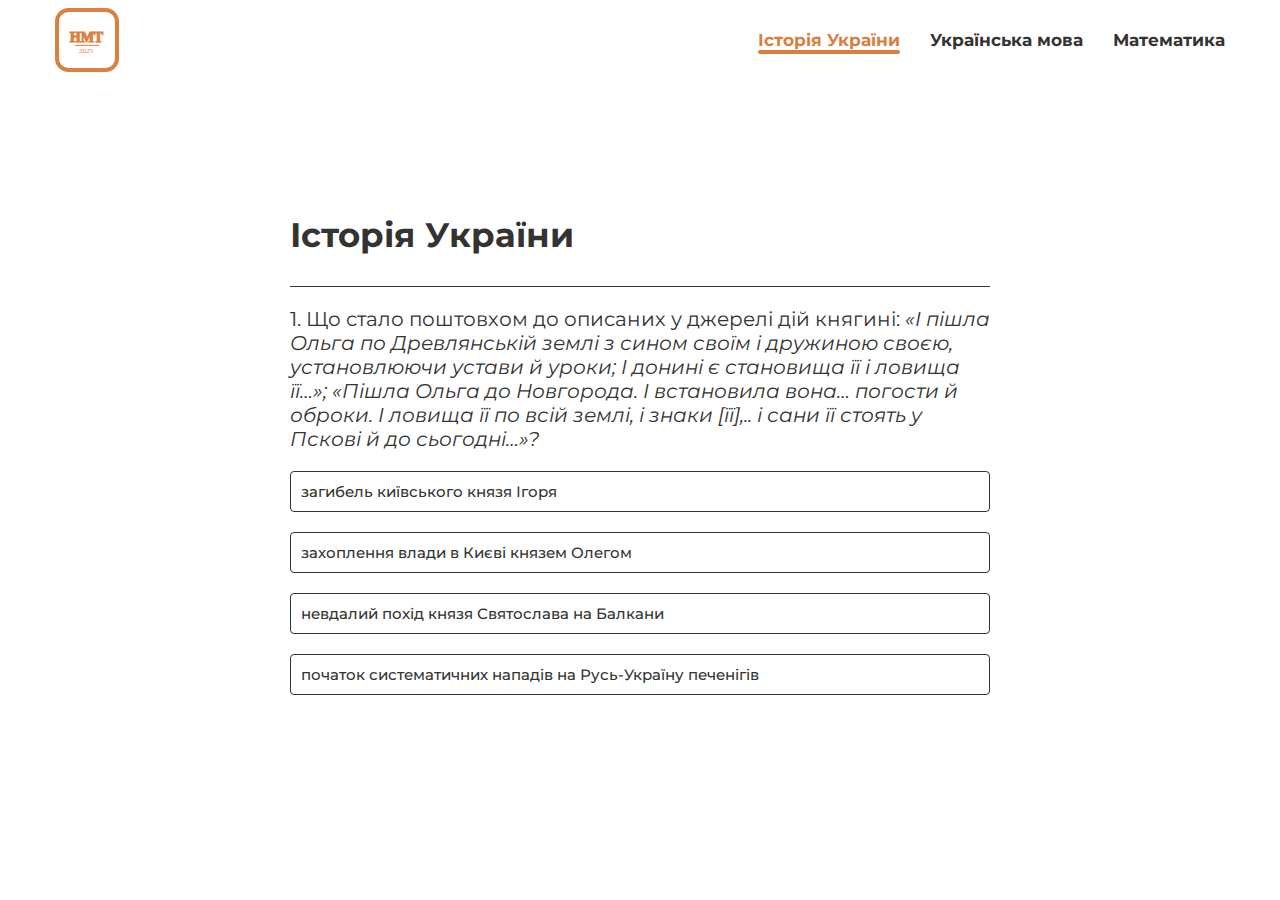
<file: quiz/history.html>
<!DOCTYPE html>
<html lang="en">
  <head>
    <meta charset="UTF-8" />
    <meta name="viewport" content="width=device-width, initial-scale=1.0" />
    <link href="./quiz.css" rel="stylesheet" />
    <link rel="preconnect" href="https://fonts.googleapis.com" />
    <link rel="preconnect" href="https://fonts.gstatic.com" crossorigin />
    <link
      href="https://fonts.googleapis.com/css2?family=Lobster&family=Montserrat:ital,wght@0,100..900;1,100..900&display=swap"
      rel="stylesheet"
    />

    <!--Favicon-->
    <link
      rel="icon"
      type="image/png"
      href="../assets/favicon/favicon-96x96.png"
      sizes="96x96"
    />
    <link rel="shortcut icon" href="../assets/favicon/favicon.ico" />
    <link
      rel="apple-touch-icon"
      sizes="180x180"
      href="../assets/favicon/apple-touch-icon.png"
    />
    <link rel="manifest" href="../assets/favicon/site.webmanifest" />

    <title>Історія України | тест</title>
  </head>
  <body>
    <!--Header-->
    <header class="header">
      <div class="container">
        <div class="header__inner">
          <a class="logo_link" href="../index.html">
            <img class="header_logo" alt="Logo" />
          </a>
          <nav class="nav">
            <ul class="nav_items">
              <li class="nav_item">
                <a class="nav_link active" href="#">Історія України</a>
              </li>
              <li class="nav_item">
                <a class="nav_link" href="language.html">Українська мова</a>
              </li>
              <li class="nav_item">
                <a class="nav_link" href="math.html">Математика</a>
              </li>
            </ul>
          </nav>
          <div id="nav-toggle">
            <span></span>
            <span></span>
            <span></span>
          </div>
        </div>
      </div>
    </header>

    <!--Sidebar-->
    <aside class="sidebar">
      <div class="container">
        <nav class="sidebar_nav">
          <a href="#" class="sidebar_link active">Історія України</a>
          <a href="language.html" class="sidebar_link">Українська мова</a>
          <a href="math.html" class="sidebar_link">Математика</a>
        </nav>
      </div>
    </aside>

    <!--Quiz-->
    <div class="app">
      <h1 class="quiz_title">Історія України</h1>
      <div class="quiz" id="quiz">
        <h2 id="question">Question goes here</h2>
        <div id="answer-buttons">
          <button class="answer_btn">Answer 1</button>
          <button class="answer_btn">Answer 2</button>
          <button class="answer_btn">Answer 3</button>
          <button class="answer_btn">Answer 4</button>
        </div>
        <button id="next-btn">Наступне питання</button>
      </div>
    </div>

    <script src="https://ajax.googleapis.com/ajax/libs/jquery/3.7.1/jquery.min.js"></script>
    <script src="../scripts/default-menu-toggle.js"></script>
    <script src="../scripts/quiz-history.js"></script>
  </body>
</html>
</file>
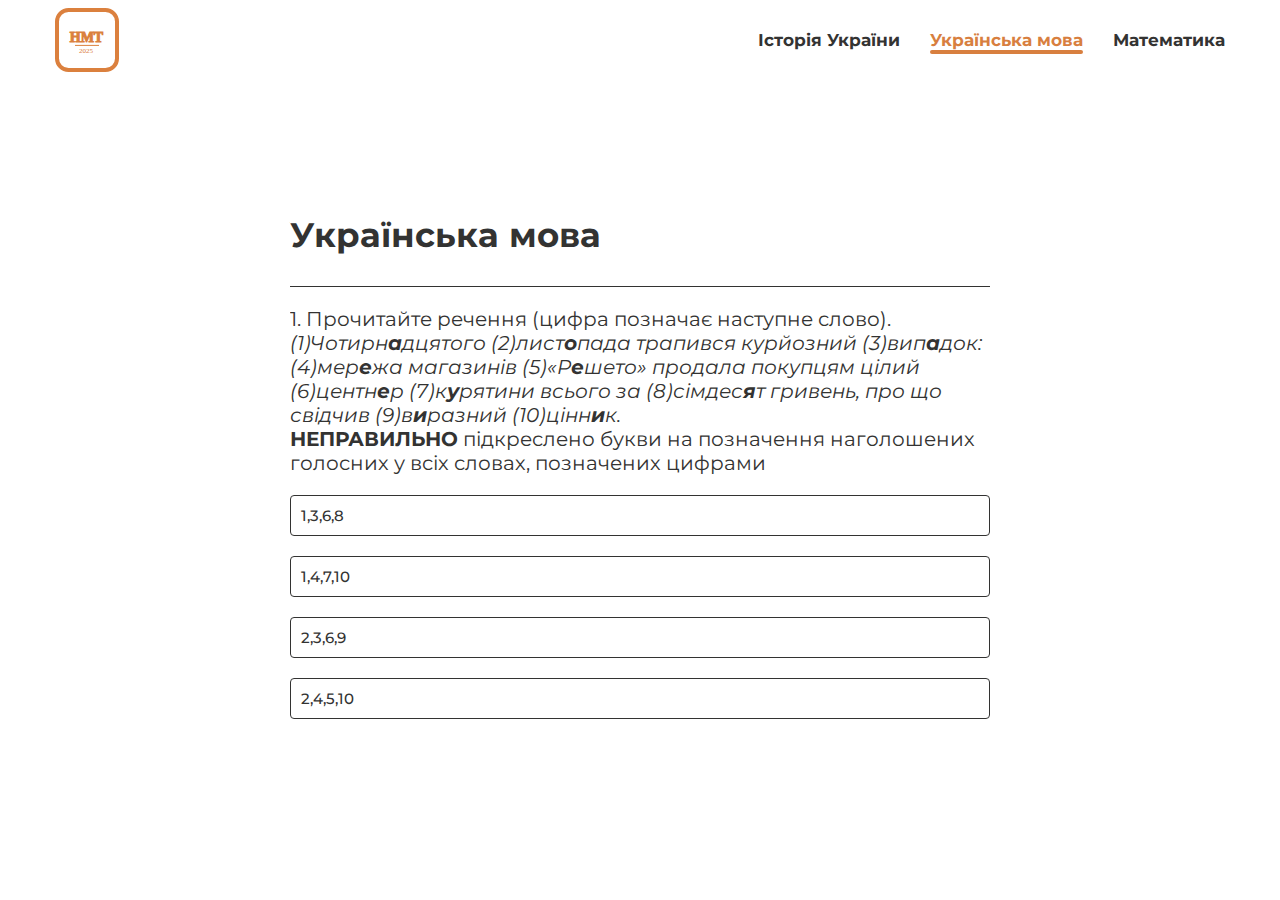
<file: quiz/language.html>
<!DOCTYPE html>
<html lang="en">
  <head>
    <meta charset="UTF-8" />
    <meta name="viewport" content="width=device-width, initial-scale=1.0" />
    <link href="./quiz.css" rel="stylesheet" />
    <link rel="preconnect" href="https://fonts.googleapis.com" />
    <link rel="preconnect" href="https://fonts.gstatic.com" crossorigin />
    <link
      href="https://fonts.googleapis.com/css2?family=Lobster&family=Montserrat:ital,wght@0,100..900;1,100..900&display=swap"
      rel="stylesheet"
    />

    <!--Favicon-->
    <link
      rel="icon"
      type="image/png"
      href="../assets/favicon/favicon-96x96.png"
      sizes="96x96"
    />
    <link rel="shortcut icon" href="../assets/favicon/favicon.ico" />
    <link
      rel="apple-touch-icon"
      sizes="180x180"
      href="../assets/favicon/apple-touch-icon.png"
    />
    <link rel="manifest" href="../assets/favicon/site.webmanifest" />

    <title>Українська мова | тест</title>
  </head>
  <body>
    <!--Header-->
    <header class="header">
      <div class="container">
        <div class="header__inner">
          <a class="logo_link" href="../index.html">
            <img class="header_logo" alt="Logo" />
          </a>
          <nav class="nav">
            <ul class="nav_items">
              <li class="nav_item">
                <a class="nav_link" href="history.html">Історія України</a>
              </li>
              <li class="nav_item">
                <a class="nav_link active" href="#">Українська мова</a>
              </li>
              <li class="nav_item">
                <a class="nav_link" href="math.html">Математика</a>
              </li>
            </ul>
          </nav>
          <div id="nav-toggle">
            <span></span>
            <span></span>
            <span></span>
          </div>
        </div>
      </div>
    </header>

    <!--Sidebar-->
    <aside class="sidebar">
      <div class="container">
        <nav class="sidebar_nav">
          <a href="history.html" class="sidebar_link">Історія України</a>
          <a href="#" class="sidebar_link active">Українська мова</a>
          <a href="math.html" class="sidebar_link">Математика</a>
        </nav>
      </div>
    </aside>

    <!--Quiz-->
    <div class="app">
      <h1 class="quiz_title">Українська мова</h1>
      <div class="quiz" id="quiz">
        <h2 id="question">Question goes here</h2>
        <div id="answer-buttons">
          <button class="answer_btn">Answer 1</button>
          <button class="answer_btn">Answer 2</button>
          <button class="answer_btn">Answer 3</button>
          <button class="answer_btn">Answer 4</button>
        </div>
        <button id="next-btn">Наступне питання</button>
      </div>
    </div>

    <script src="https://ajax.googleapis.com/ajax/libs/jquery/3.7.1/jquery.min.js"></script>
    <script src="../scripts/default-menu-toggle.js"></script>
    <script src="../scripts/quiz-language.js"></script>
  </body>
</html>
</file>
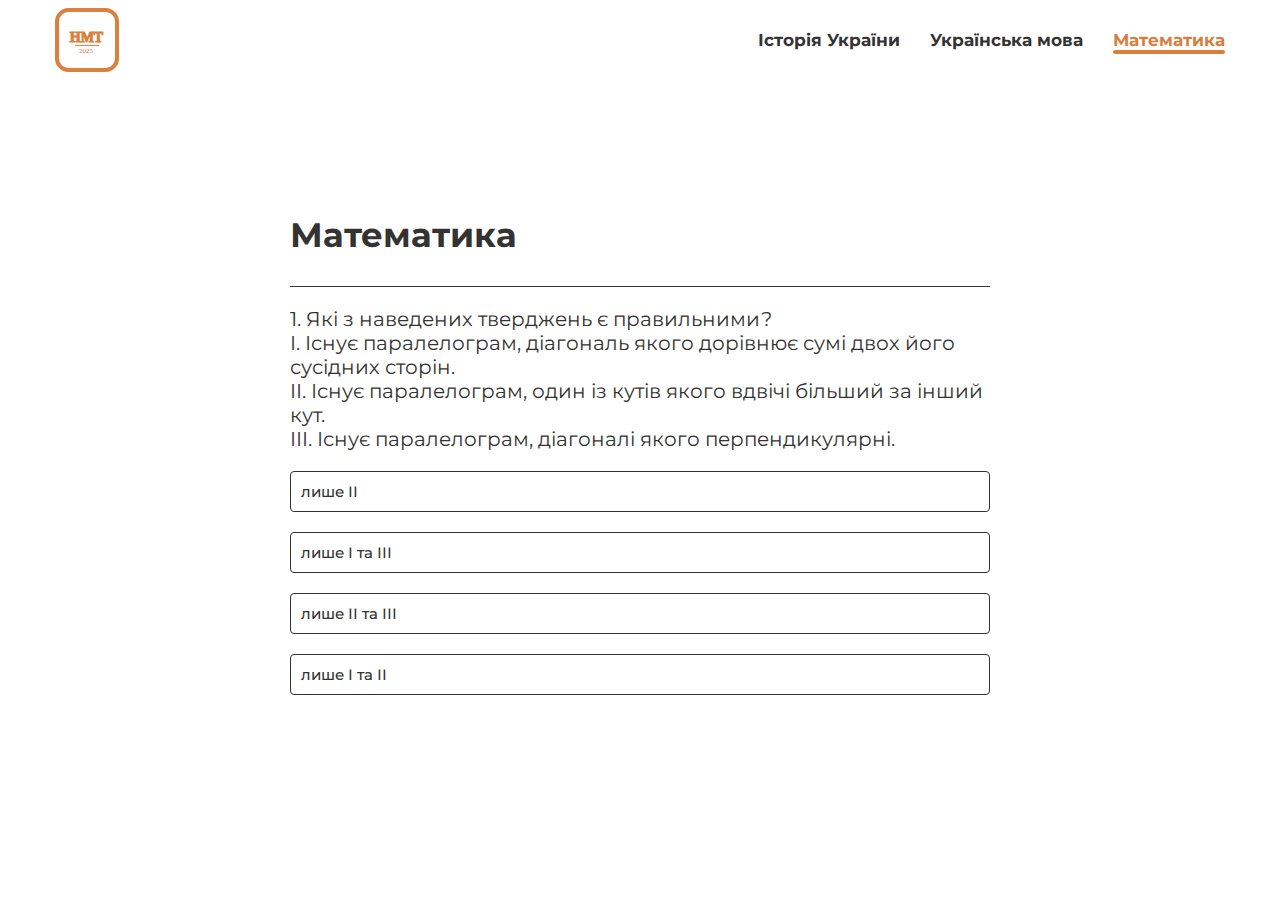
<file: quiz/math.html>
<!DOCTYPE html>
<html lang="en">
  <head>
    <meta charset="UTF-8" />
    <meta name="viewport" content="width=device-width, initial-scale=1.0" />
    <link href="./quiz.css" rel="stylesheet" />
    <link rel="preconnect" href="https://fonts.googleapis.com" />
    <link rel="preconnect" href="https://fonts.gstatic.com" crossorigin />
    <link
      href="https://fonts.googleapis.com/css2?family=Lobster&family=Montserrat:ital,wght@0,100..900;1,100..900&display=swap"
      rel="stylesheet"
    />

    <!--Favicon-->
    <link
      rel="icon"
      type="image/png"
      href="../assets/favicon/favicon-96x96.png"
      sizes="96x96"
    />
    <link rel="shortcut icon" href="../assets/favicon/favicon.ico" />
    <link
      rel="apple-touch-icon"
      sizes="180x180"
      href="../assets/favicon/apple-touch-icon.png"
    />
    <link rel="manifest" href="../assets/favicon/site.webmanifest" />

    <title>Математика | тест</title>
  </head>
  <body>
    <!--Header-->
    <header class="header">
      <div class="container">
        <div class="header__inner">
          <a class="logo_link" href="../index.html">
            <img class="header_logo" alt="Logo" />
          </a>
          <nav class="nav">
            <ul class="nav_items">
              <li class="nav_item">
                <a class="nav_link" href="history.html">Історія України</a>
              </li>
              <li class="nav_item">
                <a class="nav_link" href="language.html">Українська мова</a>
              </li>
              <li class="nav_item">
                <a class="nav_link active" href="#">Математика</a>
              </li>
            </ul>
          </nav>
          <div id="nav-toggle">
            <span></span>
            <span></span>
            <span></span>
          </div>
        </div>
      </div>
    </header>

    <!--Sidebar-->
    <aside class="sidebar">
      <div class="container">
        <nav class="sidebar_nav">
          <a href="history.html" class="sidebar_link">Історія України</a>
          <a href="language.html" class="sidebar_link">Українська мова</a>
          <a href="#" class="sidebar_link active">Математика</a>
        </nav>
      </div>
    </aside>

    <!--Quiz-->
    <div class="app">
      <h1 class="quiz_title">Математика</h1>
      <div class="quiz" id="quiz">
        <h2 id="question">Question goes here</h2>
        <div id="answer-buttons">
          <button class="answer_btn">Answer 1</button>
          <button class="answer_btn">Answer 2</button>
          <button class="answer_btn">Answer 3</button>
          <button class="answer_btn">Answer 4</button>
        </div>
        <button id="next-btn">Наступне питання</button>
      </div>
    </div>

    <script src="https://ajax.googleapis.com/ajax/libs/jquery/3.7.1/jquery.min.js"></script>
    <script src="../scripts/default-menu-toggle.js"></script>
    <script src="../scripts/quiz-math.js"></script>
  </body>
</html>
</file>
<file: quiz/quiz.css>
/* CSS reset */
body,
div,
dl,
dt,
dd,
ul,
ol,
li,
h1,
h2,
h3,
h4,
h5,
h6,
pre,
form,
fieldset,
input,
textarea,
p,
blockquote,
th,
td {
  margin: 0;
  padding: 0;
}

html,
body {
  margin: 0;
  padding: 0;
}

.body--fixed {
  overflow: hidden;
}

table {
  border-collapse: collapse;
  border-spacing: 0;
}

fieldset,
img {
  border: 0;
}

input {
  border: 1px solid #b0b0b0;
  padding: 3px 5px 4px;
  color: #979797;
  width: 190px;
}

address,
caption,
cite,
code,
dfn,
th,
var {
  font-style: normal;
  font-weight: normal;
}

ol,
ul {
  list-style: none;
}

caption,
th {
  text-align: left;
}

h1,
h2,
h3,
h4,
h5,
h6 {
  color: var(--text-black);
}

q:before,
q:after {
  content: "";
}

abbr,
acronym {
  border: 0;
}

a {
  text-decoration: none;
  color: inherit;
}

/*button {*/
/*  border: 0;*/
/*  background-image: none;*/
/*  background-color: transparent;*/
/*  -webkit-box-shadow: none;*/
/*  -moz-box-shadow: none;*/
/*  box-shadow: none;*/
/*  cursor: pointer;*/
/*}*/

/* CSS resets */

/*Variables*/
:root {
  --bg-color: #fff;
  --text-black: #333332;
  --text-white: #fff;
  --nav-active-color: #d87f3f;
  --gradient: linear-gradient(-45deg, #de813c, #3f519a);
}

body {
  font-size: 18px;
  box-sizing: border-box;
  font-family: "Montserrat", sans-serif;
  font-weight: 400;
  font-style: normal;
}

.container {
  max-width: 1170px;
  padding: 0 20px;
  margin: 0 auto;
}

/* Header
=========
*/
.header {
  width: 100%;
  height: 64px;
  justify-content: space-between;
  align-items: center;
  padding: 10px 0;

  position: relative;
  z-index: 1001;
}

.header__inner {
  display: flex;
  justify-content: space-between;
  align-items: center;
  max-height: 64px;
}

.header_logo {
  content: url("../assets/nmt_logo.svg");
  max-width: 64px;
  max-height: 64px;
}

/*Fixed header*/
.header--fixed {
  padding: 5px 0;
  position: fixed;
  top: 0;
  left: 0;
  z-index: 1000;
  backdrop-filter: blur(10px);
  box-shadow: 0 5px 16px rgba(0, 0, 0, 0.1);
  animation: slideDown 0.2s ease-out;
}

.header--closed {
  padding: 5px 0;
  backdrop-filter: blur(10px);
  position: fixed;
  top: 0;
  left: 0;
  z-index: 1000;
  box-shadow: 0 5px 16px rgba(0, 0, 0, 0.1);
  animation: slideUp 0.2s ease-out;
}

/*Navigation*/
.nav {
  align-items: center;
  font-weight: 700;
}

.nav_items {
  display: flex;
}

.nav_item {
  margin-right: 30px;
}

.nav_item:last-child {
  margin: 0;
}

.nav_link {
  position: relative;
  transition: color 0.15s ease-out;
  color: var(--text-black);
}

.header--fixed
  > .container
  > .header__inner
  > .nav
  > .nav_items
  > .nav_item
  > .nav_link {
  color: var(--text-black);
}

.header--fixed
  > .container
  > .header__inner
  > .nav
  > .nav_items
  > .nav_item
  > .nav_link.active {
  color: var(--nav-active-color);
}

.nav_link:hover {
  color: var(--nav-active-color);
}

.header--fixed
  > .container
  > .header__inner
  > .nav
  > .nav_items
  > .nav_item
  > .nav_link:hover {
  color: var(--nav-active-color);
}

.nav_link::after {
  content: "";
  display: block;
  transform: scaleX(0);
  height: 0.2rem;
  width: 100%;
  border-radius: 1rem;
  background-color: var(--nav-active-color);
  transition: transform 0.15s ease-out;
}

.nav_link:hover::after {
  transform: scaleX(1);
}

.nav_link.active {
  color: var(--nav-active-color);
}

.nav_link.active::after {
  transform: scaleX(1);
}

/*Nav toggle menu*/
#nav-toggle,
#nav-icon2,
#nav-icon3,
#nav-icon4 {
  width: 36px;
  height: 36px;
  position: relative;
  -webkit-transform: rotate(0deg);
  -moz-transform: rotate(0deg);
  -o-transform: rotate(0deg);
  transform: rotate(0deg);
  -webkit-transition: 0.5s ease-in-out;
  -moz-transition: 0.5s ease-in-out;
  -o-transition: 0.5s ease-in-out;
  transition: 0.5s ease-in-out;
  cursor: pointer;
  display: none;
}

#nav-toggle.open {
  padding-bottom: 1px;
}

#nav-toggle span,
#nav-icon3 span,
#nav-icon4 span {
  display: block;
  position: absolute;
  height: 5px;
  width: 100%;
  background: var(--nav-active-color);
  border-radius: 4px;
  opacity: 1;
  left: 0;
  -webkit-transform: rotate(0deg);
  -moz-transform: rotate(0deg);
  -o-transform: rotate(0deg);
  transform: rotate(0deg);
  -webkit-transition: 0.25s ease-in-out;
  -moz-transition: 0.25s ease-in-out;
  -o-transition: 0.25s ease-in-out;
  transition: 0.25s ease-in-out;
}

#nav-toggle span:nth-child(1) {
  top: 0px;
}

#nav-toggle span:nth-child(2) {
  top: 15px;
}

#nav-toggle span:nth-child(3) {
  top: 29px;
}

#nav-toggle.open span:nth-child(1) {
  top: 18px;
  -webkit-transform: rotate(135deg);
  -moz-transform: rotate(135deg);
  -o-transform: rotate(135deg);
  transform: rotate(135deg);
}

#nav-toggle.open span:nth-child(2) {
  opacity: 0;
  left: -60px;
}

#nav-toggle.open span:nth-child(3) {
  top: 18px;
  -webkit-transform: rotate(-135deg);
  -moz-transform: rotate(-135deg);
  -o-transform: rotate(-135deg);
  transform: rotate(-135deg);
}

/*Sidebar*/
.sidebar {
  height: 100vh;
  width: 40vw;
  padding-top: 80px;
  text-align: right;
  position: fixed;
  top: 0;
  right: -100%;
  z-index: 100;

  backdrop-filter: blur(10px);
  box-shadow: 0 5px 16px rgba(0, 0, 0, 0.1);

  transition: all 0.3s ease-in-out;
}

.sidebar.open {
  right: 0;
}

.sidebar_link {
  display: block;
  color: var(--text-black);
  font-size: 18px;
  font-weight: 500;
  margin-bottom: 20px;
}

.sidebar_link:last-child {
  margin-bottom: 0;
}

.sidebar_link.active {
  color: var(--nav-active-color);
}

/*App*/
.app {
  max-width: 700px;
  margin: 100px auto 0;
  padding: 30px;
}

.quiz_title {
  border-bottom: 1px solid var(--text-black);
  padding-bottom: 30px;
}

.quiz {
  padding: 20px 0;
}

.quiz h2 {
  font-size: 20px;
  font-weight: 400;
  margin-bottom: 10px;
}

.answer_btn {
  background-color: #fff;
  color: var(--text-black);
  font-weight: 500;
  width: 100%;
  border: 1px solid var(--text-black);
  padding: 10px;
  margin: 10px 0;
  text-align: left;
  border-radius: 4px;
  cursor: pointer;
  font-size: 15px;
  font-family: "Montserrat", sans-serif;

  transition: all 0.15s ease-out;
}

.answer_btn:hover:not([disabled]) {
  background-color: #222;
  color: var(--text-white);
}

.answer_btn:disabled {
  cursor: no-drop;
}

#next-btn {
  background: var(--gradient);
  color: var(--text-white);
  font-size: 15px;
  font-weight: 500;

  width: 170px;
  padding: 10px;
  margin: 20px auto 0;
  border: 0;
  border-radius: 4px;
  cursor: pointer;
  display: none;

  transition: all 0.15s ease-out;
}

#next-btn:hover {
  box-shadow: 0 0 10px rgba(0, 0, 0, 0.7);
}

.correct {
  background: #9aeabc;
}

.incorrect {
  background: #ff9393;
}

/*Bad Results*/
.results_title {
  text-align: center;
  margin-bottom: 20px;
}

.results__inner {
  display: flex;
  justify-content: space-evenly;
  flex-wrap: wrap;
}

.result_card {
  max-width: 270px;
  margin-bottom: 20px;
}

.result_card:last-child {
  margin-bottom: 0;
}

.resultCardImg {
  max-width: 270px;
}

/*Media*/
@media (max-width: 1300px) {
  body {
    font-size: 17px;
  }
}

@media (max-width: 1170px) {
  body {
    font-size: 16px;
  }
}

@media (max-width: 1100px) {
  body {
    font-size: 15px;
  }
}

@media (max-width: 980px) {
  /*Header*/
  .header {
    height: 48px;
  }

  .header_logo {
    max-width: 48px;
    max-height: 48px;
  }
}

@media (max-width: 800px) {
  body {
    font-size: 14px;
  }

  /*Header*/
  .nav {
    display: none;
  }

  #nav-toggle {
    display: block;
  }

  /*Quiz*/
  #question {
    font-size: 18px;
  }
  .answer_btn {
    font-size: 14px;
  }
}

@media (max-width: 600px) {
  body {
    font-size: 13px;
  }

  .sidebar_link {
    font-size: 16px;
  }

  /*Quiz*/
  .quiz_title {
    font-size: 24px;
    padding-bottom: 20px;
  }

  #question {
    font-size: 16px;
  }
  .answer_btn {
    font-size: 13px;
  }
}

@media (max-width: 440px) {
  body {
    font-size: 12px;
  }

  .sidebar_link {
    font-size: 14px;
  }
}
</file>
